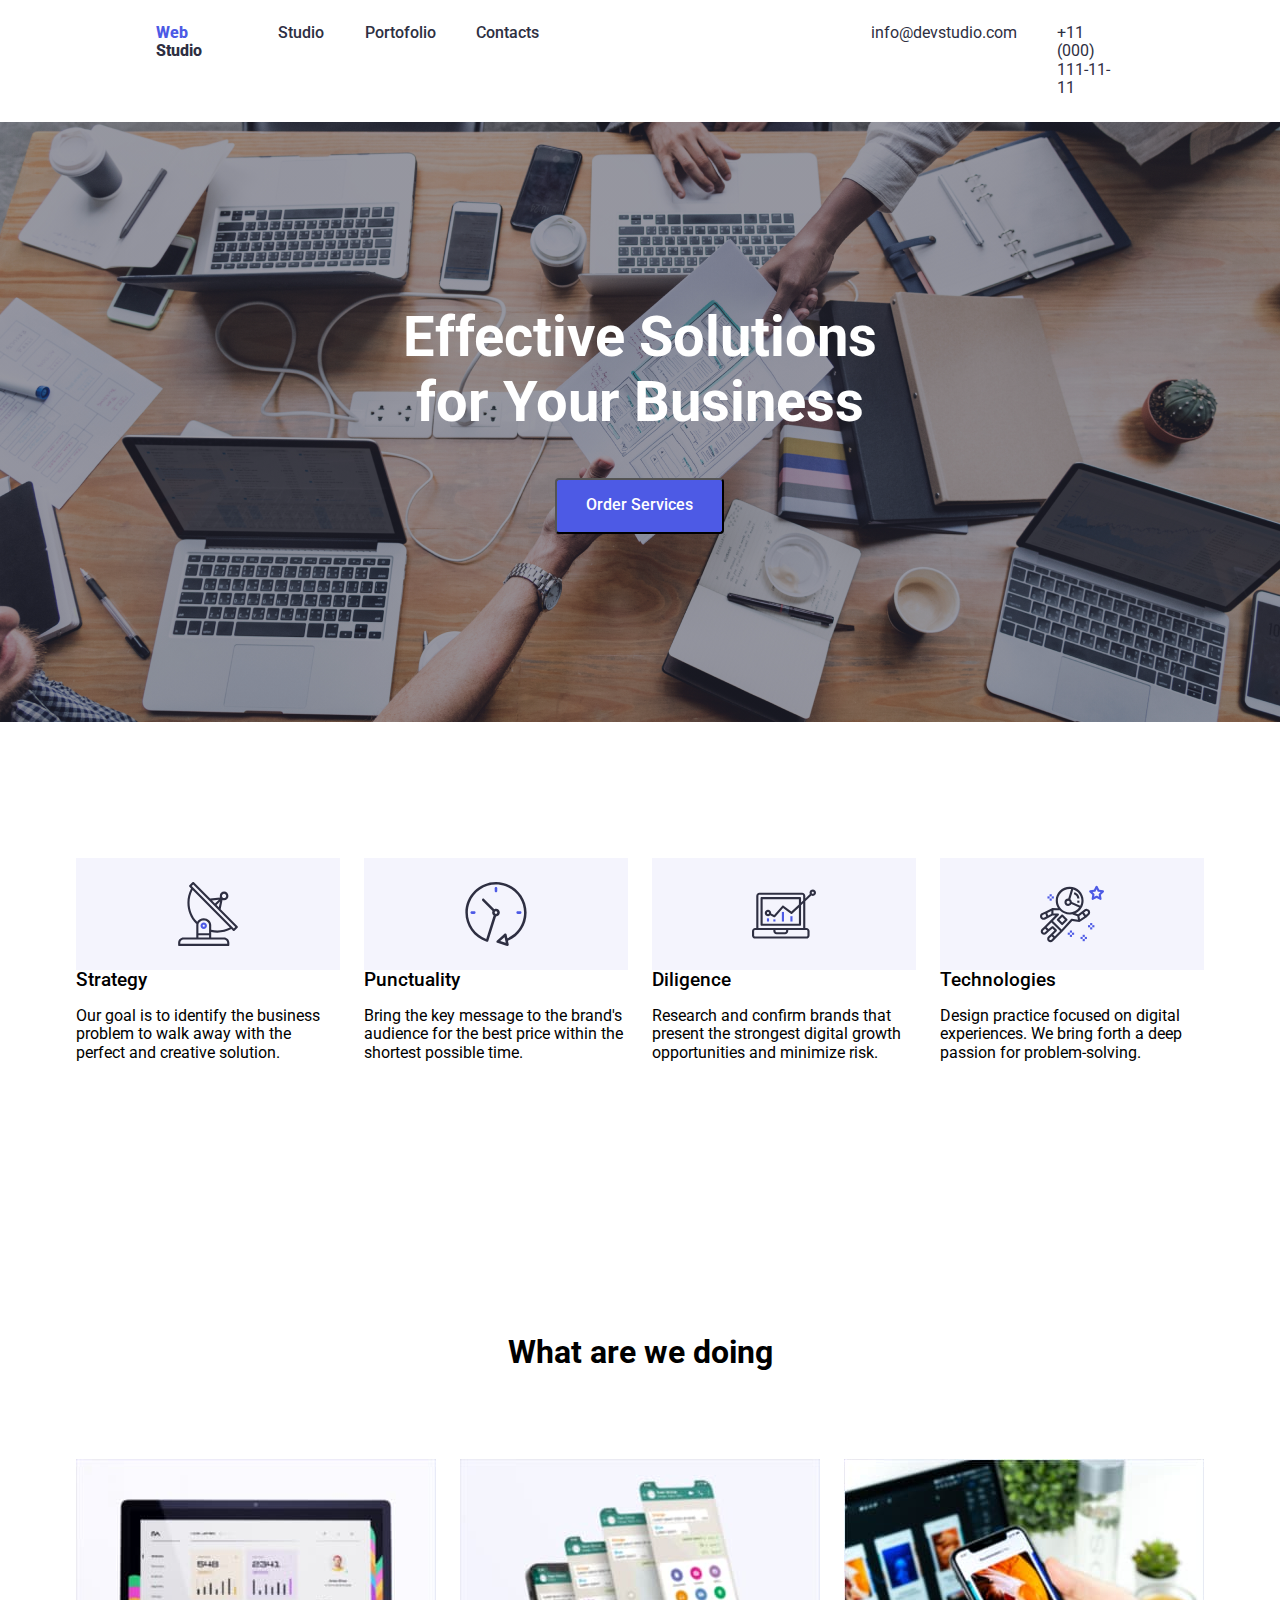
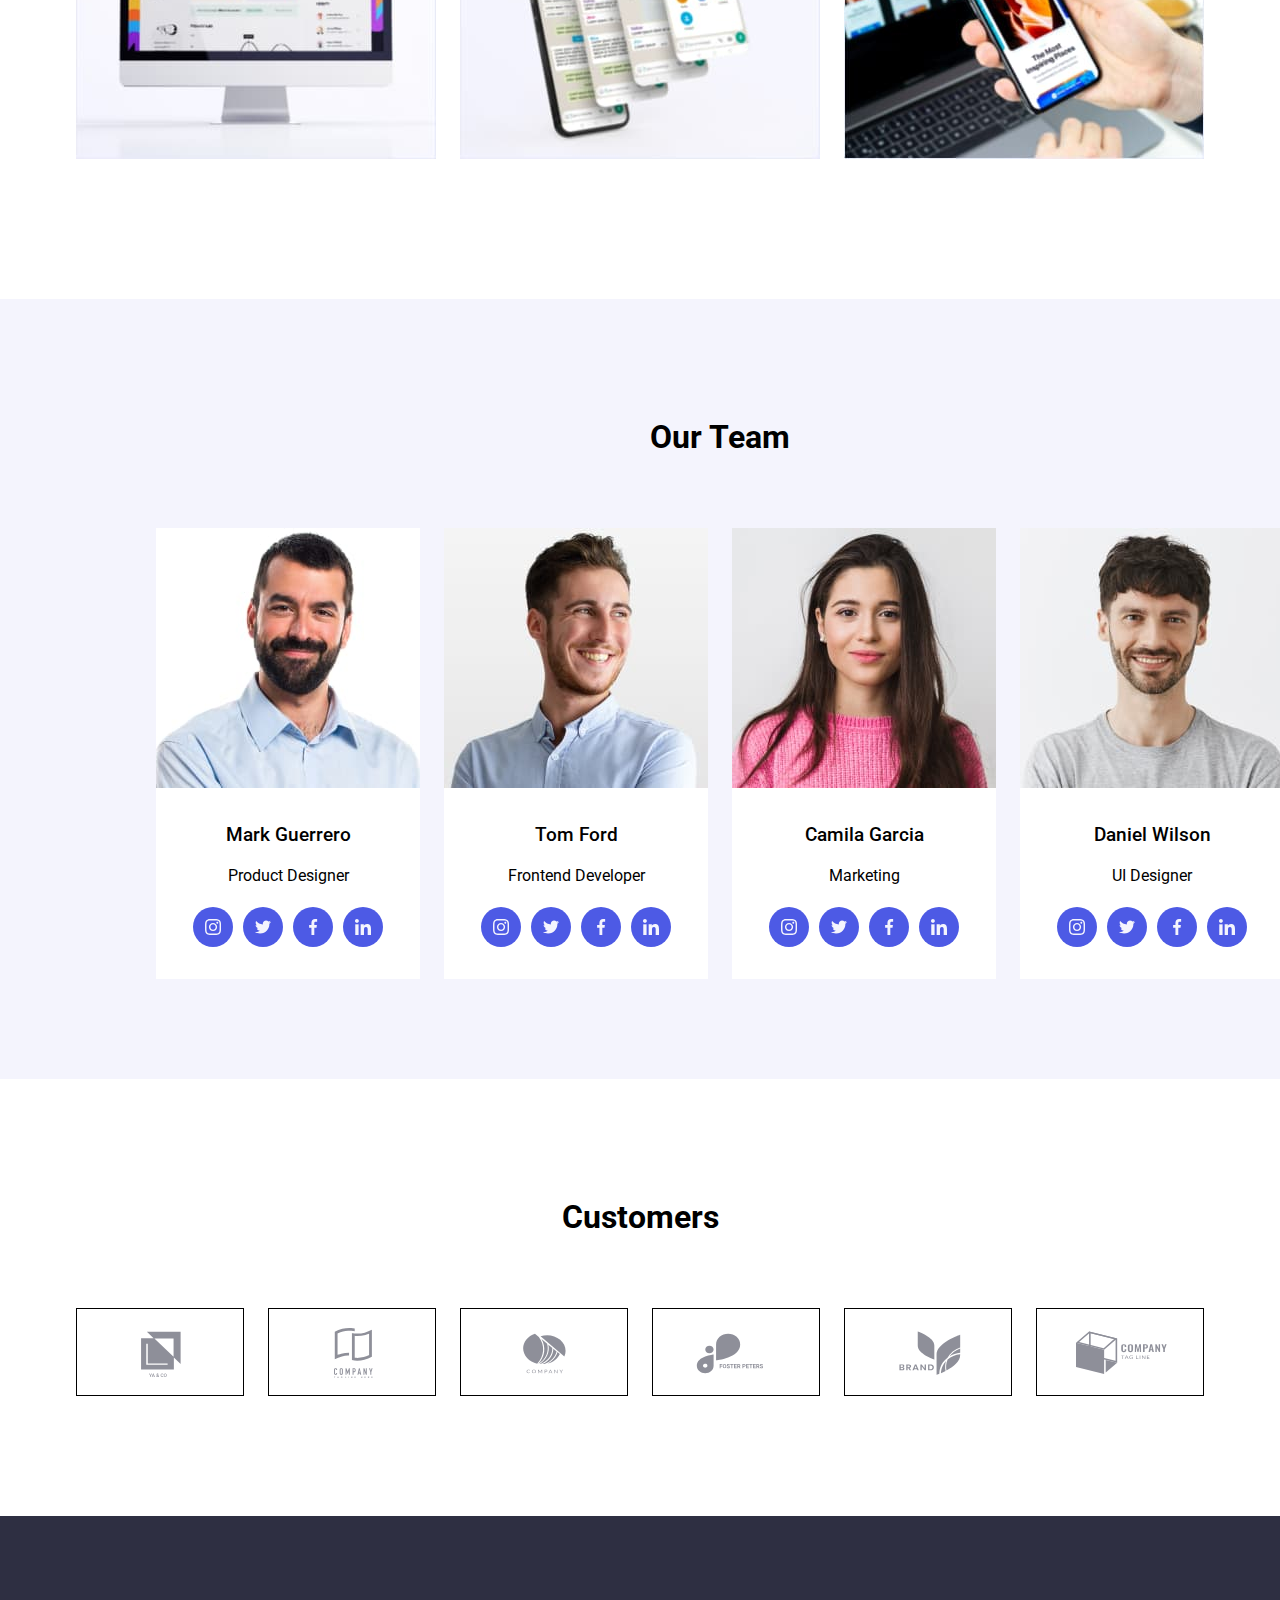
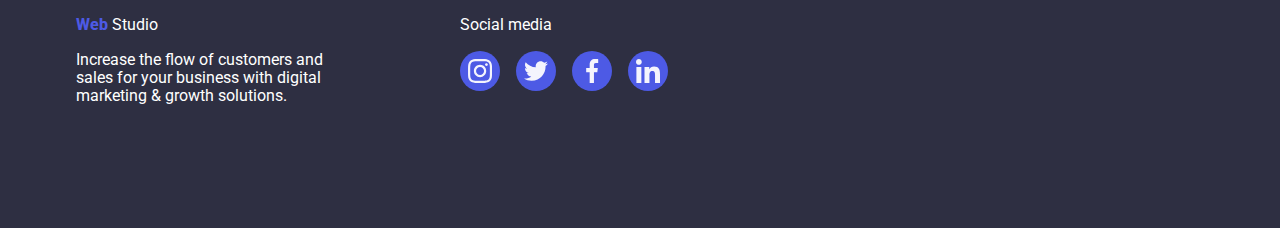
<file: index.html>
<!DOCTYPE html>
<html lang="en">
  <head>
    <meta charset="UTF-8" />
    <meta name="viewport" content="width=device-width, initial-scale=1.0" />
    <title>Tema 5</title>
    <link rel="preconnect" href="https://fonts.googleapis.com" />
    <link rel="preconnect" href="https://fonts.gstatic.com" crossorigin />
    <link
      href="https://fonts.googleapis.com/css2?family=Raleway:ital,wght@0,100..900;1,100..900&family=Roboto:ital,wght@0,100;0,300;0,400;0,500;0,700;0,900;1,100;1,300;1,400;1,500;1,700;1,900&display=swap"
      rel="stylesheet"
    />
    <link rel="stylesheet" href="css/style.css" />
    <link rel="stylesheet" href="css/modern.normalize.css" />
  </head>
  <body>
    <div class="container-index">
      <header class="index-header">
        <a class="logo" href="index.html">
          <span class="web">Web</span>
          <span class="studio">Studio</span>
        </a>

        <nav>
          <ul class="nav-bar">
            <li><a class="active-link" href="index.html">Studio</a></li>
            <li><a class="active-link" href="portfolio.html">Portofolio</a></span></li>
            <li><a class="active-link" href="contacts.html">Contacts</a></li>
          </ul>
        </nav>

        <a class="a-contact mail" href="mailto:info@devstudio.com"
          >info@devstudio.com</a
        >
        <a class="a-contact tel" href="tel:+11(000)111-11-11"
          >+11 (000) 111-11-11</a
        >
      </header>
    </div>

    <main>
      <div class="container-upperhero">
        <section class="font-hero-up">
          <div class="container-hero">
            <h1 class="h1-hero">Effective Solutions for Your Business</h1>
            <button class="button-1" type="button" data-modal-open>Order Services</button>
          </div>
              <div class="modal is-hidden" data-modal>
                <div class="modal-content">
                  <button class="close-btn" data-modal-close>&times;</button>
          Continut modal
                </div> 
              </div>
        </section>
      </div>
      <section class="section-describe">                      
            <div class="container-sh">
          <ul class="describe">
            <div class="sh-svg-list">
            <span class="svg-container">
            <svg class="icon-class">
                  <use class="icon-symbol" href="./icons/symbol-defs3.svg#icon-antenna1">
                  </use>
                </svg>
              </span>
          <li class="li-sub-hero lsh1">
              <h3 class="h3-sections">Strategy</h3>
              <p class="p-desciption">
                Our goal is to identify the business problem to walk away with
                the perfect and creative solution.
              </p>
              </div>            
          </li>
          <div class="sh-svg-list">
          <span class="svg-container">
          <svg class="icon-class">
                  <use class="icon-symbol" href="./icons/symbol-defs3.svg#icon-clock1"></use>
                  </use>
            </svg>
            </span>
            <li class="li-sub-hero lsh2">
              <h3 class="h3-sections">Punctuality</h3>
              <p class="p-desciption">
                Bring the key message to the brand's audience for the best price
                within the shortest possible time.
              </p> 
              </div>           
          </li>
          <div class="sh-svg-list">
          <span class="svg-container">
          <svg class="icon-class">
                  <use class="icon-symbol" href="./icons/symbol-defs3.svg#icon-diagram1">
                  </use>
            </svg>
            </span>            
          <li class="li-sub-hero lsh3">
              <h3 class="h3-sections">Diligence</h3>
              <p class="p-desciption">
                Research and confirm brands that present the strongest digital
                growth opportunities and minimize risk.
              </p>
              </div>
            </li>
            <div class="sh-svg-list">
              <span class="svg-container">
            <svg class="icon-class">
                  <use class="icon-symbol" href="./icons/symbol-defs3.svg#icon-astronaut1">
                  </use>
            </svg>
            </span>
            <li class="li-sub-hero">          
              <h3 class="h3-sections">Technologies</h3>
              <p class="p-desciption">
                Design practice focused on digital experiences. We bring forth a
                deep passion for problem-solving.
              </p>
              </div>
            </li>
          </ul>
        </div>
      </section>

      <section class="section-WAWD">
        <div class="container">
          <div class="cont-mis">
            <h2 class="h2-mission">What are we doing</h2>
          </div>
          <ul class="WAWD-img">
            <li class="li-WAWD1">
              <img src="images/Rectangle71.jpg" alt="img1" width="360" />
            </li>
            <li class="li-WAWD2">
              <img src="images/img2.jpg" alt="img2" width="360" />
            </li>
            <li class="li-WAWD3">
              <img src="images/img3.jpg" alt="img3" width="360" />
            </li>
          </ul>
        </div>
      </section>
      
      <section class="font-team">
            <h2 class="h2-mission">Our Team</h2>
          <ul class="team-list">
          <li class="team-member">
          <img src="images/img.jpg" alt="Mark" width="264" />
          <div class="cont-details-img">
            <h3 class="h3-names">Mark Guerrero</h3>
            <h4 class="h4-jobs">Product Designer</h4>
            <div class="icons-list">
              <a href="https://www.instagram.com/" target="_blank" class="icon" aria-label="instagram-link">
                <svg>
                  <use href="./icons/symbol-defs.svg#icon-instagram">
                  </use>
                </svg>
              </a>
              <a href="https://www.twitter.com/" target="_blank" class="icon" aria-label="twitter-link">
                <svg>
                  <use href="./icons/symbol-defs.svg#icon-twitter">
                  </use>
                </svg>
              </a>
              <a href="https://www.facebook.com/" target="_blank" class="icon" aria-label="facebook-link">
                <svg>
                  <use href="./icons/symbol-defs.svg#icon-facebook">                    
                  </use>
                </svg>
              </a>
              <a href="https://www.linkedin.com/" target="_blank" class="icon" aria-label="linkedin-link">
                <svg>
                  <use href="./icons/symbol-defs.svg#icon-linkedin">
                  </use>
                </svg>
              </a>
            </div>
          </li>
          </div>
          <li class="team-member">
          <img src="images/img(1).jpg" alt="Tom" width="264" />
          <div class="cont-details-img">
            <h3 class="h3-names">Tom Ford</h3>
            <h4 class="h4-jobs">Frontend Developer</h4>            <div class="icons-list">
              <a href="https://www.instagram.com/" target="_blank" class="icon" aria-label="instagram-link">
                <svg>
                  <use href="./icons/symbol-defs.svg#icon-instagram">
                  </use>
                </svg>
              </a>
              <a href="https://www.twitter.com/" target="_blank" class="icon" aria-label="twitter-link">
                <svg>
                  <use href="./icons/symbol-defs.svg#icon-twitter">
                  </use>
                </svg>
              </a>
              <a href="https://www.facebook.com/" target="_blank" class="icon" aria-label="facebook-link">
                <svg>
                  <use href="./icons/symbol-defs.svg#icon-facebook">                    
                  </use>
                </svg>
              </a>
              <a href="https://www.linkedin.com/" target="_blank" class="icon" aria-label="linkedin-link">
                <svg>
                  <use href="./icons/symbol-defs.svg#icon-linkedin">
                  </use>
                </svg>
              </a>
            </div>
          </li>
          </div>
          <li class="team-member">
          <img src="images/img(2).jpg" alt="Camila" width="264" />
          <div class="cont-details-img">
            <h3 class="h3-names">Camila Garcia</h3>
            <h4 class="h4-jobs">Marketing</h4>            <div class="icons-list">
              <a href="https://www.instagram.com/" target="_blank" class="icon" aria-label="instagram-link">
                <svg>
                  <use href="./icons/symbol-defs.svg#icon-instagram">
                  </use>
                </svg>
              </a>
              <a href="https://www.twitter.com/" target="_blank" class="icon" aria-label="twitter-link">
                <svg>
                  <use href="./icons/symbol-defs.svg#icon-twitter">
                  </use>
                </svg>
              </a>
              <a href="https://www.facebook.com/" target="_blank" class="icon" aria-label="facebook-link">
                <svg>
                  <use href="./icons/symbol-defs.svg#icon-facebook">                    
                  </use>
                </svg>
              </a>
              <a href="https://www.linkedin.com/" target="_blank" class="icon" aria-label="linkedin-link">
                <svg>
                  <use href="./icons/symbol-defs.svg#icon-linkedin">
                  </use>
                </svg>
              </a>
            </div>
          </li>
          </div>
          <li class="team-member">
          <img src="images/img(3).jpg" alt="Daniel" width="264" />
          <div class="cont-details-img">
            <h3 class="h3-names">Daniel Wilson</h3>
            <h4 class="h4-jobs">UI Designer</h4>            <div class="icons-list">
              <a href="https://www.instagram.com/" target="_blank" class="icon" aria-label="instagram-link">
                <svg>
                  <use href="./icons/symbol-defs.svg#icon-instagram">
                  </use>
                </svg>
              </a>
              <a href="https://www.twitter.com/" target="_blank" class="icon" aria-label="twitter-link">
                <svg>
                  <use href="./icons/symbol-defs.svg#icon-twitter">
                  </use>
                </svg>
              </a>
              <a href="https://www.facebook.com/" target="_blank" class="icon" aria-label="facebook-link">
                <svg>
                  <use href="./icons/symbol-defs.svg#icon-facebook">                    
                  </use>
                </svg>
              </a>
              <a href="https://www.linkedin.com/" target="_blank" class="icon" aria-label="linkedin-link">
                <svg>
                  <use href="./icons/symbol-defs.svg#icon-linkedin">
                  </use>
                </svg>
              </a>
            </div>
          </li>
          </ul>
          </div>
        </section>
      </div>

      <section class="customers">
            <h2 class="h2-mission">Customers</h2>
            <div class="logos-list">
              <li class="logo-simbol">
                <svg>
                  <use href="./icons/symbol-defs2.svg#icon-Logo-1" >
                  </use>
                </svg>
              </li>
              <li class="logo-simbol">
                <svg>
                  <use href="./icons/symbol-defs2.svg#icon-Logo-2" >
                  </use>
                </svg>
              </li>
              <li class="logo-simbol">
                <svg>
                  <use href="./icons/symbol-defs2.svg#icon-Logo-3" >
                  </use>
                </svg>
              </li>
              <li class="logo-simbol">
                <svg>
                  <use href="./icons/symbol-defs2.svg#icon-Logo-4" >
                  </use>
                </svg>
              </li>
              <li class="logo-simbol">
                <svg>
                  <use href="./icons/symbol-defs2.svg#icon-Logo-5" >
                  </use>
                </svg>
              </li>
              <li class="logo-simbol">
                <svg>
                  <use href="./icons/symbol-defs2.svg#icon-Logo-6" >
                  </use>
                </svg>
              </li>
            </ul>

      </section>
    </main>

    <div class="container-footer">
      <footer class="font-footer">
        <div>
        <span class="web">Web</span>
        <span class="studio-footer">Studio</span>
        <p class="p-desciption-footer">
          Increase the flow of customers and sales for your business with
          digital marketing & growth solutions.
        </p>
      </div>
        <div class="sm-div-footer">
        <span>
          <p class="sm-footer">
            Social media
          </p>
          <div class="sm-footer-list">
              <a href="https://www.instagram.com/" target="_blank" class="icon" aria-label="instagram-link">
                <svg class="svg-footer-list">
                  <use href="./icons/symbol-defs.svg#icon-instagram">
                  </use>
                </svg>
              </a>
              <a href="https://www.twitter.com/" target="_blank" class="icon" aria-label="twitter-link">
                <svg class="svg-footer-list">
                  <use href="./icons/symbol-defs.svg#icon-twitter">
                  </use>
                </svg>
              </a>
              <a href="https://www.facebook.com/" target="_blank" class="icon" aria-label="facebook-link">
                <svg class="svg-footer-list">
                  <use href="./icons/symbol-defs.svg#icon-facebook">                    
                  </use>
                </svg>
              </a>
              <a href="https://www.linkedin.com/" target="_blank" class="icon" aria-label="linkedin-link">
                <svg class="svg-footer-list">
                  <use href="./icons/symbol-defs.svg#icon-linkedin">
                  </use>
                </svg>
              </a>
            </div>
          </li>
          </div>
        </span></div>
      </footer>
    </div>
    <script src="./javascript/modal.js"></script>
  </body>
</html>
</file>
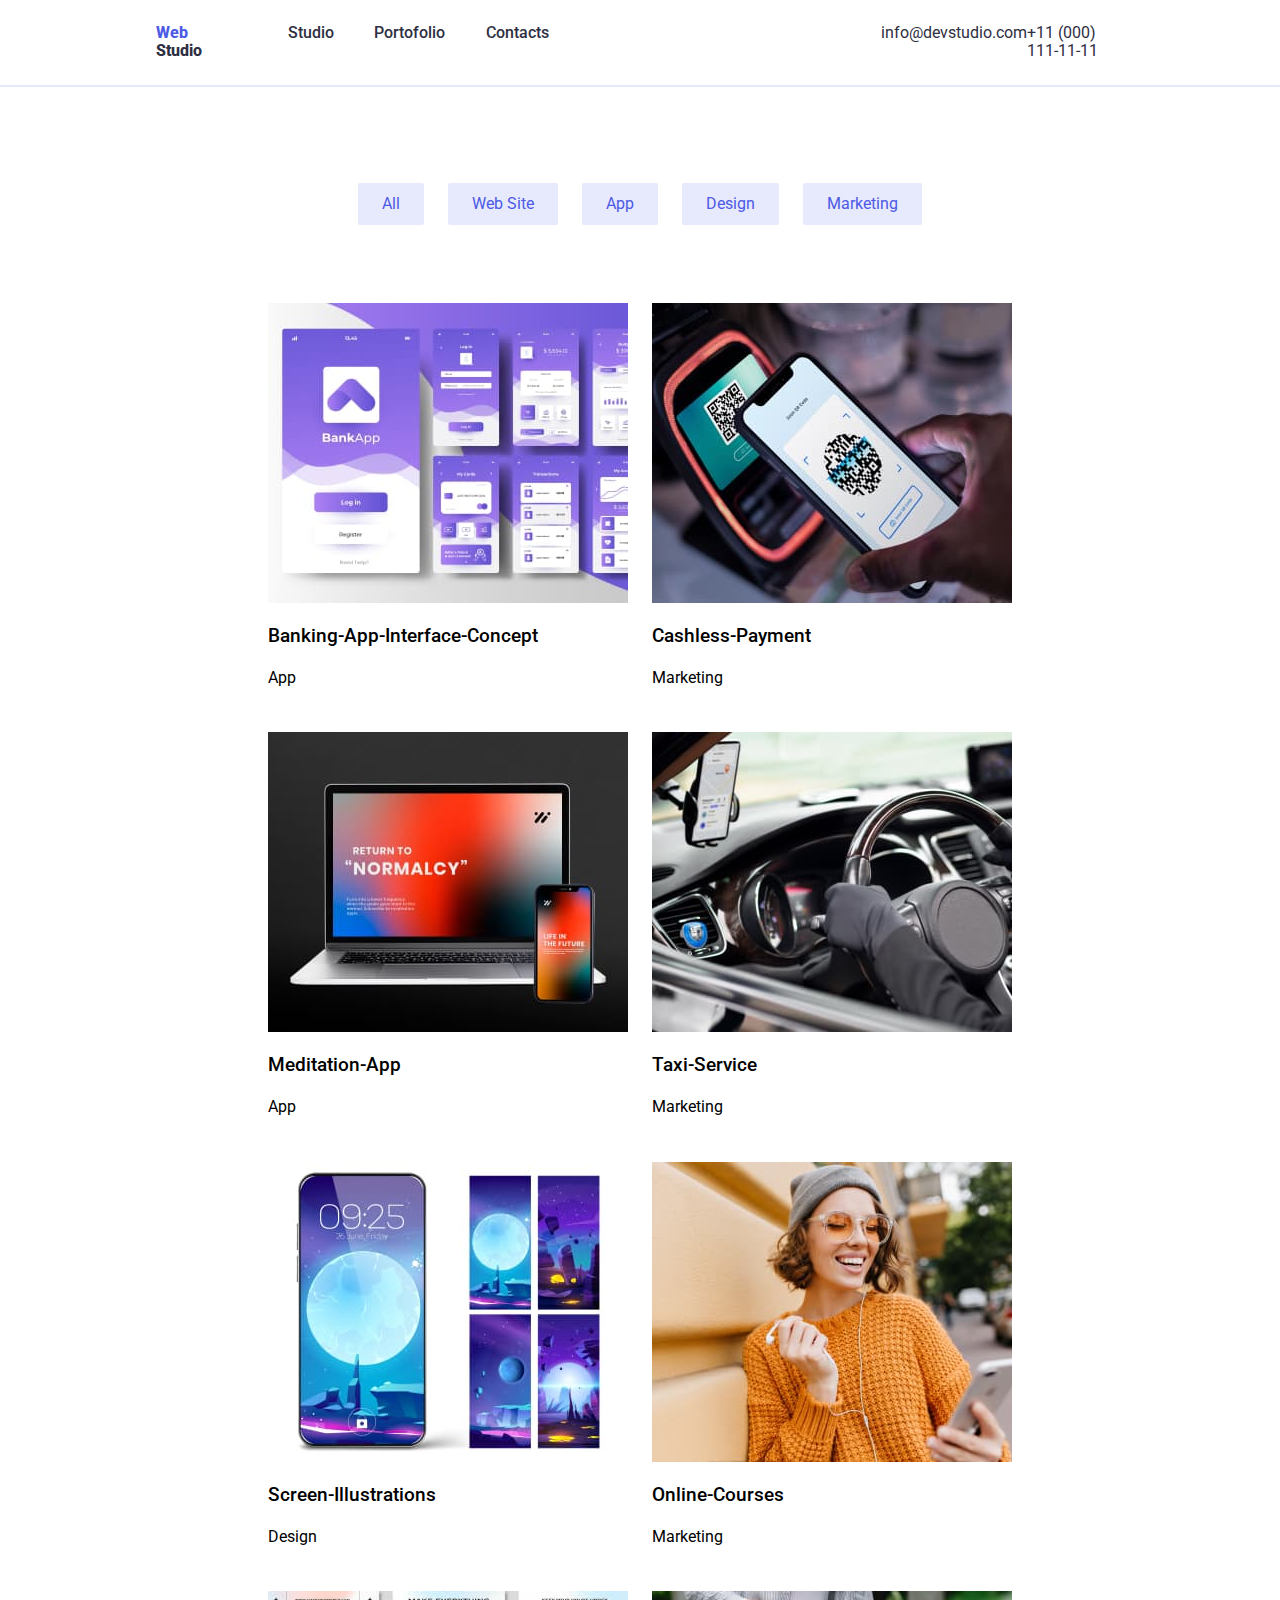
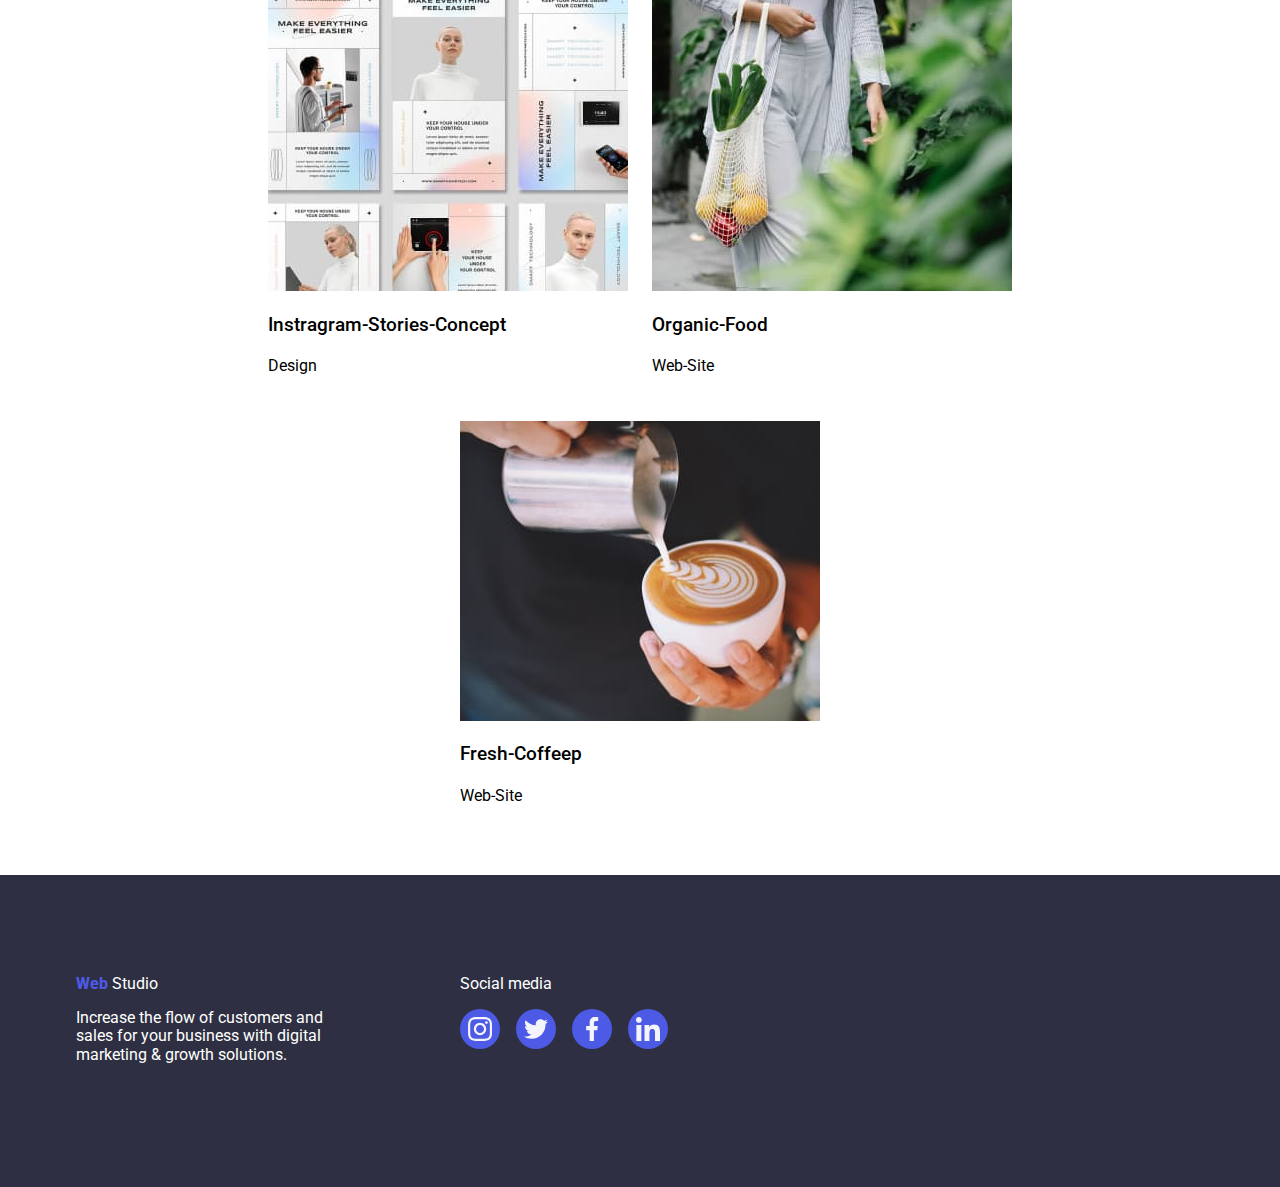
<file: portfolio.html>
<!DOCTYPE html>
<html lang="en">
  <head>
    <meta charset="UTF-8" />
    <meta name="viewport" content="width=device-width, initial-scale=1.0" />
    <title>Portofoliu t5</title>
    <link rel="preconnect" href="https://fonts.googleapis.com" />
    <link rel="preconnect" href="https://fonts.gstatic.com" crossorigin />
    <link
      href="https://fonts.googleapis.com/css2?family=Raleway:ital,wght@0,100..900;1,100..900&family=Roboto:ital,wght@0,100;0,300;0,400;0,500;0,700;0,900;1,100;1,300;1,400;1,500;1,700;1,900&display=swap"
      rel="stylesheet"
    />
    <link rel="stylesheet" href="css/style.css" />
    <link rel="stylesheet" href="css/modern.normalize.css" />
  </head>
  <body>
    <div class="container-index">
      <header class="global-header">
        <a class="logo" href="index.html">
          <span class="web">Web</span>
          <span class="studio">Studio</span>
        </a>

        <nav>
          <ul class="nav-bar">
            <li><a class="active-link" href="index.html">Studio</a></li>
            <li><a class="active-link" href="portfolio.html">Portofolio</a></li>
            <li><a class="active-link" href="contacts.html">Contacts</a></li>
          </ul>
        </nav>

        <a class="a-contact" href="mailto:info@devstudio.com"
          >info@devstudio.com</a
        >
        <a class="a-contact" href="tel:+11(000)111-11-11"
          >+11 (000) 111-11-11</a
        >
      </header>
    </div>
    <main>
      <section class="section-courses">
        <ul class="container-button">
          <li class="container-lib">
            <button class="button-category" type="button">All</button>
          </li>
          <li class="container-lib">
            <button class="button-category" type="button">Web Site</button>
          </li>
          <li class="container-lib">
            <button class="button-category" type="button">App</button>
          </li>
          <li class="container-lib">
            <button class="button-category" type="button">Design</button>
          </li>
          <li class="container-lib">
            <button class="button-category" type="button">Marketing</button>
          </li>
        </ul>
      </section>
      <section class="section-courses">
        <ul class="container-courses">
          <li class="cards-li">
            <div class="img-overlay">
            <img
              src="images/img(4)(1).jpg"
              alt="Banking"
              width="360"
              height="300"
            />
            <div class="overlay">
              <p class="overlay-text">Text</p>
            </div>
            </div>
            <h3 class="h3-courses">Banking-App-Interface-Concept</h3>
            <h4 class="h4-clas">App</h4>
          </li>
          <li class="cards-li">
            <div class="img-overlay">
            <img
              src="images/img(5)(1).jpg"
              alt="Cashless"
              width="360"
              height="300"
            />
            <div class="overlay">
              <p class="overlay-text">14 Stylish and User-Friendly App Design Concepts · Task Manager App · Calorie Tracker App · Exotic Fruit Ecommerce App · Cloud Storage App</p>
            </div>
            </div>
            <h3 class="h3-courses">Cashless-Payment</h3>
            <h4 class="h4-clas">Marketing</h4>
          </li>
          <li class="cards-li">
            <div class="img-overlay">
            <img
              src="images/img(6)(1).jpg"
              alt="Meditation"
              width="360"
              height="300"
            />
            <div class="overlay">
              <p class="overlay-text">Text</p>
            </div>
            </div>
            <h3 class="h3-courses">Meditation-App</h3>
            <h4 class="h4-clas">App</h4>
          </li>
          <li class="cards-li">
            <div class="img-overlay">
            <img
              src="images/img(7)(1).jpg"
              alt="Taxi"
              width="360"
              height="300"
            />
            <div class="overlay">
              <p class="overlay-text">Text</p>
            </div>
            </div>
            <h3 class="h3-courses">Taxi-Service</h3>
            <h4 class="h4-clas">Marketing</h4>
          </li>
          <li class="cards-li">
            <div class="img-overlay">
            <img
              src="images/img(8)(1).jpg"
              alt="Screen"
              width="360"
              height="300"
            />
            <div class="overlay">
              <p class="overlay-text">Text</p>
            </div>
            </div>
            <h3 class="h3-courses">Screen-Illustrations</h3>
            <h4 class="h4-clas">Design</h4>
          </li>
          <li class="cards-li">
            <div class="img-overlay">
            <img
              src="images/img(9)(1).jpg"
              alt="Online"
              width="360"
              height="300"
            />
            <div class="overlay">
              <p class="overlay-text">Text</p>
            </div>
            </div>
            <h3 class="h3-courses">Online-Courses</h3>
            <h4 class="h4-clas">Marketing</h4>
          </li>
          <li class="cards-li">
            <div class="img-overlay">
            <img
              src="images/img(10)(1).jpg"
              alt="Instragram"
              width="360"
              height="300"
            />
            <div class="overlay">
              <p class="overlay-text">Text</p>
            </div>
            </div>
            <h3 class="h3-courses">Instragram-Stories-Concept</h3>
            <h4 class="h4-clas">Design</h4>
          </li>
          <li class="cards-li">
            <div class="img-overlay">
            <img
              src="images/img(11)(1).jpg"
              alt="Organic"
              width="360"
              height="300"
            />
            <div class="overlay">
              <p class="overlay-text">Text</p>
            </div>
            </div>
            <h3 class="h3-courses">Organic-Food</h3>
            <h4 class="h4-clas">Web-Site</h4>
          </li>
          <li class="cards-li">
            <div class="img-overlay">
            <img
              src="images/img(12)(1).jpg"
              alt="Fresh"
              width="360"
              height="300"
            />
            <div class="overlay">
              <p class="overlay-text">Text</p>
            </div>
            </div>
            <h3 class="h3-courses">Fresh-Coffeep</h3>
            <h4 class="h4-clas">Web-Site</h4>
          </li>
        </ul>
      </section>
    </main>

    <div class="container-footer">
      <footer class="font-footer">
        <div>
        <span class="web">Web</span>
        <span class="studio-footer">Studio</span>
        <p class="p-desciption-footer">
          Increase the flow of customers and sales for your business with
          digital marketing & growth solutions.
        </p>
      </div>
         <div class="sm-div-footer">
        <span>
          <p class="sm-footer">
            Social media
          </p>
          <div class="sm-footer-list">
              <a href="https://www.instagram.com/" target="_blank" class="icon" aria-label="instagram-link">
                <svg class="svg-footer-list">
                  <use href="./icons/symbol-defs.svg#icon-instagram">
                  </use>
                </svg>
              </a>
              <a href="https://www.twitter.com/" target="_blank" class="icon" aria-label="twitter-link">
                <svg class="svg-footer-list">
                  <use href="./icons/symbol-defs.svg#icon-twitter">
                  </use>
                </svg>
              </a>
              <a href="https://www.facebook.com/" target="_blank" class="icon" aria-label="facebook-link">
                <svg class="svg-footer-list">
                  <use href="./icons/symbol-defs.svg#icon-facebook">                    
                  </use>
                </svg>
              </a>
              <a href="https://www.linkedin.com/" target="_blank" class="icon" aria-label="linkedin-link">
                <svg class="svg-footer-list">
                  <use href="./icons/symbol-defs.svg#icon-linkedin">
                  </use>
                </svg>
              </a>
            </div>
          </li>
          </div>
        </span></div>
      </footer>
    </div>
  </body>
</html>
</file>
<file: css/style.css>
:root {
    color: rgb(0, 0, 0);
    --link-color-hover: black ;
    --heading-font-family:"Raleway", sans-serif;
    --text-font-family:"Roboto", sans-serif;
    --transition: 250ms cubic-bezier(0.4, 0, 0.2,1)
}

* {
    font-family: var(--text-font-family);
}

ul {
    list-style-type:none;
}

a {
    text-decoration: none;
    color: #2E2F42;
}

.global-header .main-nav a:hover {
    color: var(--link-color_hover): #000000
    cursor: pointer;
}

.button{
    background-color: #4D5AE5 ;
    /* Culoarea dorită când butonul este apăsat */
    color: white;
    /* Culoarea textului pentru contrast */
    border-width: 0.5px;
    cursor: pointer;
}

.web,
.studio{
    --heading-font-family: "Raleway", sans-serif;
    font-weight: 800;
    text-decoration: none;
    color: #000000;
   
}

.web{
    color: #4D5AE5;
}

.studio{
    color: #2E2F42;
    margin: -0.25%;
}

.nav-bar,
.nav-bar:visited{
    --text-font-family:"Roboto"sans-serif;
    font-weight: 500;
}

.a-contact{
    --text-font-family: "Roboto" sans-serif;
    font-weight: 400;
}

.h1-hero{
    --text-font-family: "Roboto" sans-serif;
    font-weight: 700;
    color: white;
    margin: 188px 472px 48px 472px;
    width: 496px;
    height: 120px;
    display: flex;
    justify-content: center;
    align-items: center;
    font-size: 56px;
    text-align: center;
}

.button-1,
.button-category:active{
    --text-font-family: "Roboto" sans-serif;
    color: white;
    font-weight: 500;
    background-color: #4D5AE5;
    border-radius: 4px;
    padding: 10px;
}

.button-1{
    margin: 0px 635px 188px 635px ;
    width: 169px;
    height: 56px;
}

.button-1:hover,
.button-category:hover{
    cursor: pointer;
}

.button-1:active{
    background-color: #ffffff;
    color: #4D5AE5;
}

.button-category:active {
    background-color: #4D5AE5;
    color: #ffffff;
    
}

.button-category{
    color: #4D5AE5;
    background-color: #E7E9FC;
    border-radius: 2px;
    padding: 12px 24px 12px 24px;
    border: #9aa3ee;
}

.h3-names{
    --text-font-family: "Roboto" sans-serif;
    font-weight: 500;
    margin-top: 0%;
    padding-top: 32px;
}

.h3-sections,
.h3-courses{
    --text-font-family:"Roboto"sans-serif;
    font-weight: 500;
}

.h3-sections{
    margin-bottom: 8px;
    margin-top: 0px;
}

.p-description{
    color: black;
    margin-top: 8px;
}
.p-desciption-footer{
    color: rgb(255, 255, 255);
    height: 72px;
    width: 264px;

}

.h4-jobs,
.h4-clas{
    --text-font-family: "Roboto" sans-serif;
    font-weight: 400;
}

.h2-mission{
    --text-font-family: "Roboto" sans-serif;
    font-weight: 700;
    display: flex;
    justify-content: center;
    margin: 0px;
    padding-top: 120px;
    font-size: 32px;
}

.h1,
.h2,
.h3,
.h4,
.h5,
.h6,
.p,
.ul {
    margin: 0;
    padding: 0;
    list-style: none;
}

.container-index{
    display: flex;
    justify-content: center;
}

.font-hero{
    background-color: #2E2F42;
    width: 1440px;
    top: 72px;
    height: 312px;
    padding: 100px 1020px 100px 156px;
}

.font-hero-up{
    background-color: #2E2F42;
    width: 1440px;
    height: 600px;
    
}

.container-hero{
    justify-content: center;
    align-content: center;
    display: flex;
    flex-wrap: wrap;
    height: 600px;
    flex-direction: column;
    background: linear-gradient(rgba(46, 47, 66, 0.5), rgba(46, 47, 66, 0.5)), url("../images/people-office1.jpg");

}

.container-upperhero{
    display: flex;
    justify-content: center;
}

.font-footer{
    background-color: #2E2F42;
    width: 1440px;
    top: 2280px;
    height: 312px;
    padding: 100px 1020px 100px 156px;
    display: flex;
    gap: 120px;
}

.studio-footer{
    color: white;
}

.font-team{
    display: block;
    background-color: #F4F4FD;
    margin: auto;
    height: 780px;
    width: 1440px;


}

.container-team{
    display: flex;
    justify-content: center;
    width: 1440px;
}

.index-header{
    display: inline-flex;
    justify-content: space-between;
    width: 1440px;
    padding: 24px 156px;
    border-color: #E7E9FC;
}

.global-header{
    border-bottom: 2px solid #E7E9FC;
    display: inline-flex;
    justify-content: space-between;
    width: 1440px;
    padding: 24px 156px;
}

.nav-bar{
    display: inline-flex;
    justify-content: space-between;
    width: 261px;
    margin: 0px 332px 0px 76px;
    padding: 0px;
}

.mail{
    margin-right:40px;
}


.section-describe{
    display: cl;
    justify-content: center;
    margin: 120px 156px;    
}
.container{
    width: 1128px;
}

.container-sh{
    display: flex;
    justify-content: center;
}

.describe{
    display: flex;
    padding: 0px;
}
.li-sub-hero{
    width: 264px;
}

.lsh1,
.lsh2,
.lsh3{
    margin-right: 24px;
}

.cont-mis{
    display: flex;
    justify-content: center;
}

.section-WAWD{
    display: flex;
    justify-content: center;
    align-items: center;
}

.WAWD-img{
    display: inline-flex;
    padding: 0px;
}

.li-WAWD1,
.li-WAWD3{
    margin: 72px 0px 120px 0px
}
.li-WAWD2{
    margin: 72px 24px 120px 24px;
}

.team-list{
    display: flex;
    justify-content: center;
    flex-wrap: wrap;
    align-content: center;
    gap: 24px;
    padding: 0%;
    margin: 72px 0px 120px 0px;
}

.div-team{
    display: flex;
    justify-content: center;
    background-color: #F4F4FD;
    display: flex;
    flex-direction: column;
    align-content: center;
    width: 1440px;
}

.container-team{
    display: flex;
    flex-wrap: wrap;
    align-content: center;
    gap: 24px;
    margin: 72px 0px 120px;
}

.team-title{
    display: flex;
    justify-content: center;
}

.team-member{
    background-color: #ffffff;
}

.cont-details-img{
    text-align: center;
}

.container-footer{
    display: flex;
    justify-content: center;
  }

.container-button{
    display: flex;
    justify-content: center;
    gap: 24px;
    width: 586px;
    height: 48px;
    margin: 96px 168px 0px 168px;
    padding: 0px;
}

.container-lib{
    margin: 12px 24px 12px 24px;
    font-size: 16px;
    border-radius: 4px;
    border: 1px;
    margin: 0%;
}

.button-category:hover{
    box-shadow: 0px 2px 1px 0px rgba(46, 47, 66, 0.08), 0px 1px 1px 0px rgba(46, 47, 66, 0.16), 0px 1px 6px 0px rgba(46, 47, 66, 0.08);
}

.container-courses{
    display: flex;    
    justify-content: center;
    align-content: center;
    flex-wrap: wrap;
    gap: 24px;
    width: 1128px;
    padding: 0%;
    margin: 72px 156px 48px 156px;
}

.section-courses{
    display: flex;
    justify-content: center;
}

.icons-list{
    gap: 10px;
    display: flex;
    margin-top: 8px;
    justify-content: center;
    padding-bottom: 32px;
}

.icons-list .icon svg {
    width: 16px;
    height: 16px;
}

.icon{
    width: 40px;
    height: 40px;
    background-color: #4D5AE5;
    border-radius: 50%;
    display: flex;
    justify-content: center;
    align-items: center;
}

.logos-list{
    display: flex;
    justify-content: center;
    margin: 72px 0px 120px 0px;
    gap: 24px;

}

.logo-simbol{
    width: 168px;
    height: 88px;
    border: 1px solid;
    display: flex;
    padding: 16px 32px;
    
}

.sm-footer{
    color: #ffffff;
    margin-top: 0%;
}

.sm-footer-list{
    display: flex;
    gap: 16px;
    margin-top: 16px;

}

.sm-div-footer{
    padding-top: 0%;
    width: 208px;
    height: 80px;

}

.svg-footer-list{
    width: 24px;
    height: 24px;
}

.icon-class{
    background-color: #F4F4FD;
    gap: 24px;
    width: 64px;
    height: 64px;
    
}

.icon-symbol{
    width: 64px;
    height: 64px;
}

.sh-svg-list{
    display: block;
}

.svg-container{
    background-color: #F4F4FD;
    width: 264px;
    height: 112px;
    display: flex;
    justify-content: center;
    align-items: center;
}
  
.cards-li:hover{
    cursor: pointer;
    box-shadow: 0px 2px 1px 0px rgba(46, 47, 66, 0.08), 0px 1px 1px 0px rgba(46, 47, 66, 0.16), 0px 1px 6px 0px rgba(46, 47, 66, 0.08);
}

.is-hidden{
    visibility: hidden;
    transform: scale(1.1);
}

.modal{
    background: rgba(46, 47, 66, 50%);
    position: fixed;
    top: 0;
    left: 0;
    width: 100vw;
    height: 100vh;
    display: flex;
    justify-content: center;
    align-items: center;
    transition: transform var(--transition);
}

.modal-content{
    margin: 0 auto;
    padding: 16px;
    background-color: white;
    width: 408px;
    height: 584px;
    position: relative;
}

.close-btn{
    background-color: #E7E9FC;
    border-radius: 50%;
    color: #2E2F42;
    outline: none;
    position: absolute;
    top: 24px;
    right: 24px;
    border-color: #000000;
    border: 1px;
}

.overlay{
    display: flex;
    justify-content: center;
    top: 0px;
    height: 420px;
    width: 360px;
    position: absolute;
    background-color: #4D5AE5;
    opacity: 1;
    transform: translateY(101%);
    transition: transform 250ms cubic-bezier(0.4, 0, 0.2, 1);
}

.img-overlay:hover .overlay {
    transform: translateY(0px);
}

.img-overlay {
    position: relative;
    overflow: hidden;
}

.overlay-text{
    color: white;
    width: 296px;
    height: 96px;
}

.active-link:hover{
    color: #404bbf;
}

.active-link::after {
    content: "";
    display: block;
    position: relative;
    background-color: #404bbf;
    height: 4px;
    width: 100%;
    left: 0;
    bottom: -23px;
    opacity: 0;
    transition: 0.2s;
}

.active-link:hover::after{
    opacity: 1;
}
</file>
